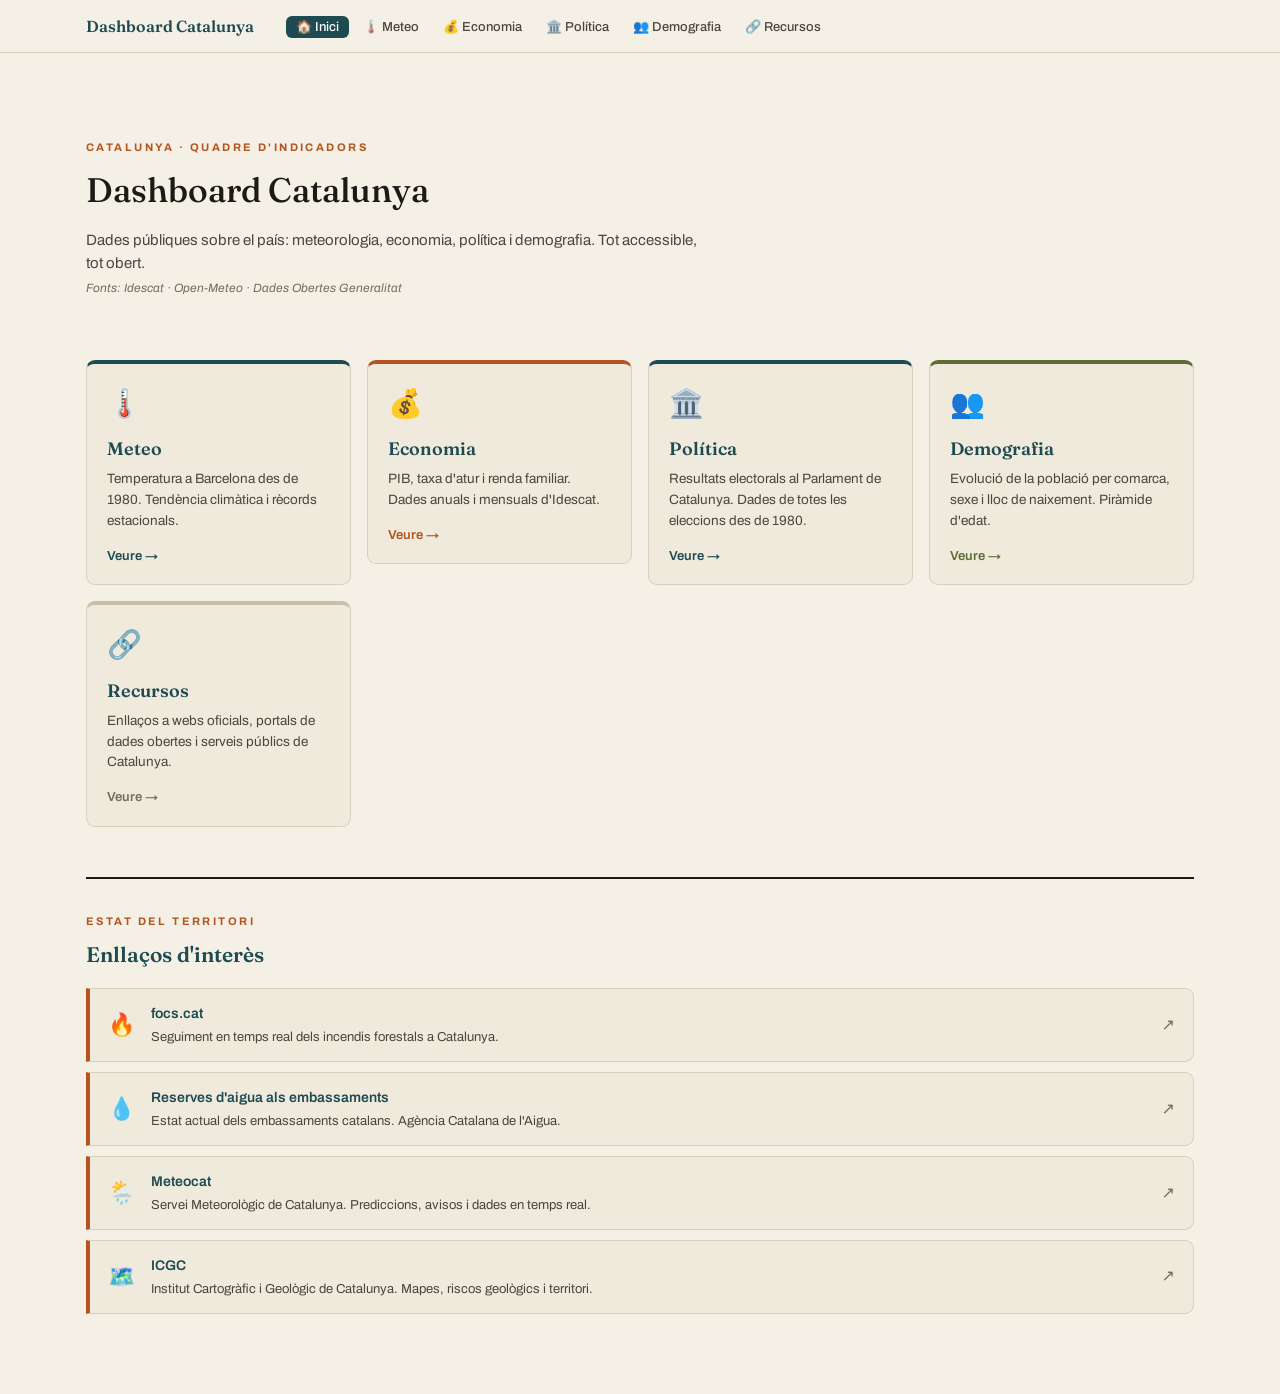
<file: index.html>
<!DOCTYPE html>
<html lang="ca">
<head>
  <meta charset="UTF-8">
  <meta name="viewport" content="width=device-width, initial-scale=1.0">
  <title>Dashboard Catalunya</title>
  <link rel="stylesheet" href="css/tokens.css">
  <link rel="stylesheet" href="css/components.css">
</head>
<body>

<main class="main-content">
  <div class="hero">
    <p class="eyebrow">Catalunya · Quadre d'indicadors</p>
    <h1>Dashboard Catalunya</h1>
    <p class="hero-desc">Dades públiques sobre el país: meteorologia, economia, política i demografia. Tot accessible, tot obert.</p>
    <p class="hero-date">Fonts: Idescat · Open-Meteo · Dades Obertes Generalitat</p>
  </div>

  <div class="cards-grid">
    <a href="meteo.html" style="text-decoration:none;">
      <div class="card accent-teal">
        <div class="card-icon">🌡️</div>
        <h3>Meteo</h3>
        <p>Temperatura a Barcelona des de 1980. Tendència climàtica i rècords estacionals.</p>
        <span class="card-link">Veure →</span>
      </div>
    </a>

    <a href="economia.html" style="text-decoration:none;">
      <div class="card accent-burnt">
        <div class="card-icon">💰</div>
        <h3>Economia</h3>
        <p>PIB, taxa d'atur i renda familiar. Dades anuals i mensuals d'Idescat.</p>
        <span class="card-link" style="color:var(--burnt)">Veure →</span>
      </div>
    </a>

    <a href="politica.html" style="text-decoration:none;">
      <div class="card">
        <div class="card-icon">🏛️</div>
        <h3>Política</h3>
        <p>Resultats electorals al Parlament de Catalunya. Dades de totes les eleccions des de 1980.</p>
        <span class="card-link">Veure →</span>
      </div>
    </a>

    <a href="demografia.html" style="text-decoration:none;">
      <div class="card accent-olive">
        <div class="card-icon">👥</div>
        <h3>Demografia</h3>
        <p>Evolució de la població per comarca, sexe i lloc de naixement. Piràmide d'edat.</p>
        <span class="card-link" style="color:var(--olive)">Veure →</span>
      </div>
    </a>

    <a href="recursos.html" style="text-decoration:none;">
      <div class="card accent-faint">
        <div class="card-icon">🔗</div>
        <h3>Recursos</h3>
        <p>Enllaços a webs oficials, portals de dades obertes i serveis públics de Catalunya.</p>
        <span class="card-link" style="color:var(--ink-faint)">Veure →</span>
      </div>
    </a>
  </div>

  <section class="external-links-section">
    <p class="eyebrow">Estat del territori</p>
    <h2>Enllaços d'interès</h2>
    <div class="ext-links-grid">

      <a href="https://focs.cat" target="_blank" rel="noopener" class="ext-card">
        <span class="ext-icon">🔥</span>
        <div>
          <strong>focs.cat</strong>
          <p>Seguiment en temps real dels incendis forestals a Catalunya.</p>
        </div>
        <span class="ext-arrow">↗</span>
      </a>

      <a href="https://aca.gencat.cat/ca/laigua/estat-del-medi-hidric/recursos-disponibles/estat-de-les-reserves-daigua-als-embassaments/index.html" target="_blank" rel="noopener" class="ext-card">
        <span class="ext-icon">💧</span>
        <div>
          <strong>Reserves d'aigua als embassaments</strong>
          <p>Estat actual dels embassaments catalans. Agència Catalana de l'Aigua.</p>
        </div>
        <span class="ext-arrow">↗</span>
      </a>

      <a href="https://www.meteo.cat" target="_blank" rel="noopener" class="ext-card">
        <span class="ext-icon">🌦️</span>
        <div>
          <strong>Meteocat</strong>
          <p>Servei Meteorològic de Catalunya. Prediccions, avisos i dades en temps real.</p>
        </div>
        <span class="ext-arrow">↗</span>
      </a>

      <a href="https://www.icgc.cat" target="_blank" rel="noopener" class="ext-card">
        <span class="ext-icon">🗺️</span>
        <div>
          <strong>ICGC</strong>
          <p>Institut Cartogràfic i Geològic de Catalunya. Mapes, riscos geològics i territori.</p>
        </div>
        <span class="ext-arrow">↗</span>
      </a>

    </div>
  </section>
</main>

<script src="js/cache.js"></script>
<script src="js/nav.js"></script>
<script>
  renderNav('index');
</script>
</body>
</html>
</file>
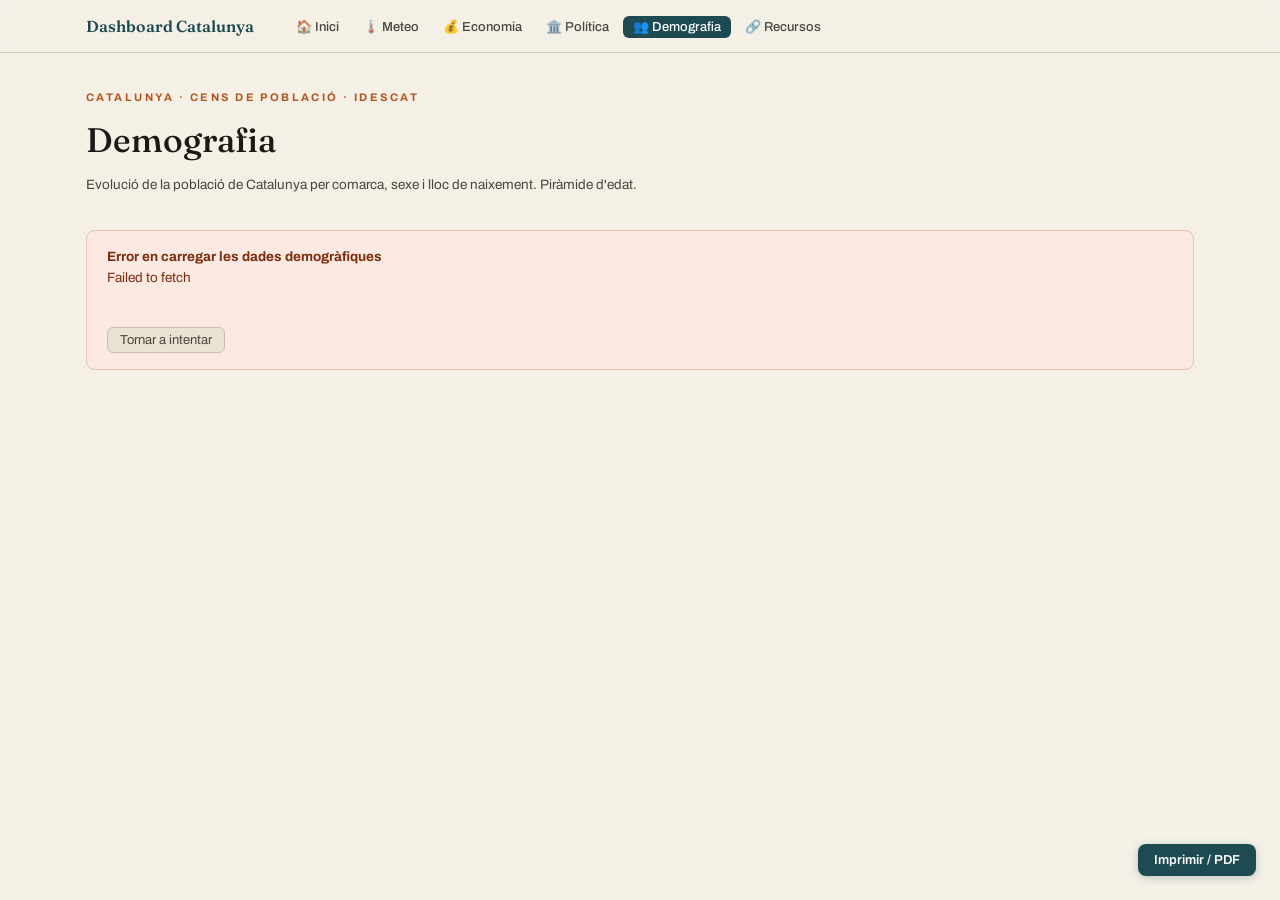
<file: demografia.html>
<!DOCTYPE html>
<html lang="ca">
<head>
  <meta charset="UTF-8">
  <meta name="viewport" content="width=device-width, initial-scale=1.0">
  <title>Demografia — Dashboard Catalunya</title>
  <link rel="stylesheet" href="css/tokens.css">
  <link rel="stylesheet" href="css/components.css">
  <script src="https://cdn.plot.ly/plotly-2.35.2.min.js"></script>
</head>
<body>

<main class="main-content">
  <div class="page-header">
    <p class="eyebrow">Catalunya · Cens de població · Idescat</p>
    <h1 class="page-title">Demografia</h1>
    <p class="page-desc">Evolució de la població de Catalunya per comarca, sexe i lloc de naixement. Piràmide d'edat.</p>
  </div>

  <div id="loading" class="loading-box">
    <div class="spinner"></div>
    <p>Carregant dades demogràfiques…</p>
  </div>
  <div id="error-box" class="error-box" style="display:none;"></div>

  <div id="content" style="display:none;">

    <div class="filter-bar">
      <div class="filter-group">
        <label>Comarca</label>
        <select id="sel-comarca" onchange="applyFilters()"></select>
      </div>
      <button class="btn-refresh" onclick="CACHE.clear('idescat_census');CACHE.clear('idescat_pyramid');location.reload()">↻ Actualitzar dades</button>
    </div>

    <div id="kpi-demo" class="kpi-grid"></div>
    <hr class="divider">

    <div class="section">
      <div class="section-header"><h2>Evolució de la població total</h2></div>
      <div class="chart-wrap">
        <div id="chart-total" style="height:320px;"></div>
        <p class="chart-source">Font: Idescat · Cens de població INE 2021–2025</p>
      </div>
    </div>

    <div class="section">
      <div class="section-header"><h2>Homes i dones</h2></div>
      <div class="chart-wrap">
        <div id="chart-sexe" style="height:320px;"></div>
      </div>
    </div>

    <div class="section">
      <div class="section-header"><h2>Per lloc de naixement</h2></div>
      <div class="chart-wrap">
        <div id="chart-origen" style="height:320px;"></div>
      </div>
    </div>

    <div class="section">
      <div class="section-header"><h2 id="pyramid-title">Piràmide de població per edat i sexe</h2></div>
      <div class="chart-wrap">
        <div id="chart-piramide" style="height:700px;"></div>
        <p class="chart-source">Font: Idescat · Estimació de la població de Catalunya (darrer semestre disponible)</p>
      </div>
    </div>

  </div>
</main>

<button class="btn-print" onclick="window.print()">Imprimir / PDF</button>

<script src="js/cache.js"></script>
<script src="js/nav.js"></script>
<script src="js/charts.js"></script>
<script src="js/api.js"></script>
<script>
renderNav('demografia');

var ALL_ROWS = [];
var COMARCA_LIST = [];

/* ── PARSE CENSUS ── */
function parseCensus(raw) {
  var rows = parseJsonStat(raw);
  rows = rows.filter(function(r) { return r._value !== null; });

  // Normalise column names
  var sample = rows[0] || {};
  var keyMap = {};
  Object.keys(sample).forEach(function(k) {
    var kl = k.toLowerCase();
    if (kl === 'year' || kl === 'any') keyMap[k] = 'any';
    else if (kl === 'com' || kl === 'comarca') keyMap[k] = 'comarca';
    else if (kl === 'sex' || kl === 'sexe') keyMap[k] = 'sexe';
    else if (kl === 'pbirth' || kl === 'nbirth' || kl === 'lloc_naixement') keyMap[k] = 'lloc';
    else if (kl === 'concept' || kl === 'concepte') keyMap[k] = 'concepte';
  });

  return rows.map(function(r) {
    var n = { poblacio: parseFloat(r._value) };
    Object.keys(r).filter(function(k) { return k !== '_value'; }).forEach(function(k) {
      n[keyMap[k] || k] = r[k];
    });
    return n;
  }).filter(function(r) { return !isNaN(r.poblacio); });
}

/* ── FILTER HELPERS ── */
function byYear(data, comarca, sexe, lloc) {
  return data.filter(function(r) {
    return (!comarca || r.comarca === comarca) &&
           (!sexe   || !r.sexe  || r.sexe.toLowerCase()  === sexe.toLowerCase()) &&
           (!lloc   || !r.lloc  || r.lloc.toLowerCase()  === lloc.toLowerCase());
  }).reduce(function(acc, r) {
    var yr = String(r.any || r.YEAR || r.year);
    if (!acc[yr]) acc[yr] = 0;
    acc[yr] += r.poblacio;
    return acc;
  }, {});
}

/* ── RENDER ── */
function applyFilters() {
  if (!ALL_ROWS.length) return;
  var comarca = document.getElementById('sel-comarca').value;
  renderDemo(ALL_ROWS, comarca);
}

function renderDemo(rows, comarca) {
  var totalMap  = byYear(rows, comarca, 'total', 'total');
  var homesMap  = byYear(rows, comarca, 'homes', 'total');
  var donesMap  = byYear(rows, comarca, 'dones', 'total');
  var catMap    = byYear(rows, comarca, 'total', 'Catalunya');
  var espMap    = byYear(rows, comarca, 'total', "resta d'Espanya");
  var estrMap   = byYear(rows, comarca, 'total', 'estranger');

  var years = Object.keys(totalMap).sort();
  if (!years.length) return;

  var latestYr = years[years.length - 1];
  var prevYr   = years[years.length - 2];
  var latest   = totalMap[latestYr] || 0;
  var prev     = totalMap[prevYr]   || 0;
  var delta    = latest - prev;
  var deltaStr = (delta >= 0 ? '+' : '') + Math.round(delta).toLocaleString('ca-ES');

  document.getElementById('kpi-demo').innerHTML =
    kpi('Població total (' + latestYr + ')', Math.round(latest).toLocaleString('ca-ES'), deltaStr, delta >= 0) +
    kpi('Homes (' + latestYr + ')', Math.round(homesMap[latestYr]||0).toLocaleString('ca-ES'), '', null) +
    kpi('Dones (' + latestYr + ')', Math.round(donesMap[latestYr]||0).toLocaleString('ca-ES'), '', null);

  /* Chart 1: Total */
  var tot = years.map(function(y) { return totalMap[y] || 0; });
  plotArea('chart-total', [{
    x: years, y: tot,
    type: 'scatter', mode: 'lines+markers', fill: 'tozeroy',
    line: { color: CHART_PALETTE.teal, width: 2.5 },
    fillcolor: 'rgba(30,74,82,0.12)',
    marker: { size: 5 },
    hovertemplate: '%{x}: %{y:,.0f}<extra></extra>'
  }], {
    xaxis: { gridcolor: '#D6CFBC', linecolor: '#C7BFA8', title: 'Any', tickmode: 'linear', dtick: 1 },
    yaxis: { gridcolor: '#D6CFBC', linecolor: '#C7BFA8', tickformat: ',.0f' }
  });

  /* Chart 2: Sexe */
  plotLine('chart-sexe', [
    { x: years, y: years.map(function(y){return homesMap[y]||0;}), name: 'Homes',
      type: 'scatter', mode: 'lines+markers', line: { color: CHART_PALETTE.blue, width: 2 }, marker: { size: 5 },
      hovertemplate: '%{x}: %{y:,.0f}<extra>Homes</extra>' },
    { x: years, y: years.map(function(y){return donesMap[y]||0;}), name: 'Dones',
      type: 'scatter', mode: 'lines+markers', line: { color: CHART_PALETTE.red, width: 2 }, marker: { size: 5 },
      hovertemplate: '%{x}: %{y:,.0f}<extra>Dones</extra>' }
  ], {
    xaxis: { gridcolor: '#D6CFBC', linecolor: '#C7BFA8', title: 'Any', tickmode: 'linear', dtick: 1 },
    yaxis: { gridcolor: '#D6CFBC', linecolor: '#C7BFA8', tickformat: ',.0f' },
    legend: { orientation: 'h', yanchor: 'bottom', y: 1.02, xanchor: 'right', x: 1 }
  });

  /* Chart 3: Origen */
  plotLine('chart-origen', [
    { x: years, y: years.map(function(y){return catMap[y]||0;}),  name: 'Nats a Catalunya',
      type:'scatter',mode:'lines+markers',line:{color:CHART_PALETTE.olive,width:2},marker:{size:5},
      hovertemplate:'%{x}: %{y:,.0f}<extra>Nats a Catalunya</extra>' },
    { x: years, y: years.map(function(y){return espMap[y]||0;}),  name: "Resta d'Espanya",
      type:'scatter',mode:'lines+markers',line:{color:CHART_PALETTE.orange,width:2},marker:{size:5},
      hovertemplate:'%{x}: %{y:,.0f}<extra>Resta Espanya</extra>' },
    { x: years, y: years.map(function(y){return estrMap[y]||0;}), name: 'Estranger',
      type:'scatter',mode:'lines+markers',line:{color:CHART_PALETTE.purple,width:2},marker:{size:5},
      hovertemplate:'%{x}: %{y:,.0f}<extra>Estranger</extra>' }
  ], {
    xaxis: { gridcolor: '#D6CFBC', linecolor: '#C7BFA8', title: 'Any', tickmode: 'linear', dtick: 1 },
    yaxis: { gridcolor: '#D6CFBC', linecolor: '#C7BFA8', tickformat: ',.0f' },
    legend: { orientation: 'h', yanchor: 'bottom', y: 1.02, xanchor: 'right', x: 1 }
  });
}

function kpi(label, value, delta, positive) {
  var dHtml = '';
  if (delta) {
    var cls = positive === true ? 'pos' : positive === false ? 'neg' : '';
    dHtml = '<div class="kpi-delta ' + cls + '">' + delta + '</div>';
  }
  return '<div class="kpi-card"><div class="kpi-label">' + label + '</div>'
    + '<div class="kpi-value" style="font-size:22px;">' + value + '</div>'
    + dHtml + '</div>';
}

/* ── PYRAMID ── */
function renderPyramid(raw) {
  var rows = parseJsonStat(raw);
  rows = rows.filter(function(r) { return r._value !== null; });

  // Find dimension keys
  var sample = rows[0] || {};
  var semKey = Object.keys(sample).find(function(k) { return /sem/i.test(k); });
  var ageKey = Object.keys(sample).find(function(k) { return /age|edat/i.test(k); });
  var sexKey = Object.keys(sample).find(function(k) { return /sex/i.test(k); });

  if (!semKey || !ageKey || !sexKey) return;

  // Latest semester
  var sems = [...new Set(rows.map(function(r) { return r[semKey]; }))].sort();
  var latest = sems[sems.length - 1];
  document.getElementById('pyramid-title').textContent = 'Piràmide de població — ' + latest;

  rows = rows.filter(function(r) { return r[semKey] === latest; });

  function parseAge(label) {
    if (!label) return -1;
    if (String(label).includes('100')) return 100;
    var m = String(label).match(/\d+/);
    return m ? parseInt(m[0]) : -1;
  }

  var homesRows = rows.filter(function(r) { return r[sexKey] && r[sexKey].toLowerCase() === 'homes' && parseAge(r[ageKey]) >= 0; });
  var donesRows = rows.filter(function(r) { return r[sexKey] && r[sexKey].toLowerCase() === 'dones' && parseAge(r[ageKey]) >= 0; });

  homesRows.sort(function(a,b) { return parseAge(a[ageKey]) - parseAge(b[ageKey]); });
  donesRows.sort(function(a,b) { return parseAge(a[ageKey]) - parseAge(b[ageKey]); });

  var ages  = homesRows.map(function(r) { return r[ageKey]; });
  var homes = homesRows.map(function(r) { return parseFloat(r._value); });
  var dones = donesRows.map(function(r) { return parseFloat(r._value); });

  var maxVal = Math.max(Math.max.apply(null, homes), Math.max.apply(null, dones));
  var tickStep = maxVal > 100000 ? 50000 : maxVal > 20000 ? 20000 : 10000;
  var tickRange = Math.ceil(maxVal * 1.1 / tickStep) * tickStep;
  var tickVals = [];
  for (var v = -tickRange; v <= tickRange; v += tickStep) tickVals.push(v);

  Plotly.newPlot('chart-piramide', [
    {
      y: ages, x: homes.map(function(v) { return -v; }),
      name: 'Homes', type: 'bar', orientation: 'h',
      marker: { color: CHART_PALETTE.blue },
      customdata: homes,
      hovertemplate: '%{customdata:,.0f}<extra>Homes</extra>'
    },
    {
      y: ages, x: dones,
      name: 'Dones', type: 'bar', orientation: 'h',
      marker: { color: CHART_PALETTE.red },
      hovertemplate: '%{x:,.0f}<extra>Dones</extra>'
    }
  ], Object.assign(baseLayout({
    barmode: 'relative',
    height: 700,
    margin: { t: 20, b: 40, l: 70, r: 20 },
    xaxis: {
      gridcolor: '#D6CFBC', linecolor: '#C7BFA8',
      tickvals: tickVals,
      ticktext: tickVals.map(function(v) { return (Math.abs(v)/1000).toFixed(0) + 'k'; }),
      title: 'Població'
    },
    yaxis: {
      gridcolor: '#D6CFBC',
      tickmode: 'array',
      tickvals: ages.filter(function(_,i){ return i % 5 === 0; }),
      title: 'Edat'
    },
    legend: { orientation: 'h', yanchor: 'bottom', y: 1.01, xanchor: 'right', x: 1 },
    bargap: 0.05
  })), { responsive: true, displayModeBar: false });
}

/* ── INIT ── */
async function init() {
  try {
    var [censusRes, pyrRes] = await Promise.all([API.census(), API.pyramid()]);

    ALL_ROWS = parseCensus(censusRes.data);

    var comarques = [...new Set(ALL_ROWS.map(function(r) { return r.comarca; }))].filter(Boolean).sort();
    COMARCA_LIST = comarques;

    var sel = document.getElementById('sel-comarca');
    comarques.forEach(function(c) {
      var opt = document.createElement('option');
      opt.value = c;
      opt.textContent = c;
      if (c === 'Catalunya') opt.selected = true;
      sel.appendChild(opt);
    });

    var comarca = comarques.indexOf('Catalunya') !== -1 ? 'Catalunya' : comarques[0];
    sel.value = comarca;
    renderDemo(ALL_ROWS, comarca);
    renderPyramid(pyrRes.data);

    document.getElementById('loading').style.display = 'none';
    document.getElementById('content').style.display = '';
  } catch(e) {
    document.getElementById('loading').style.display = 'none';
    var eb = document.getElementById('error-box');
    eb.style.display = '';
    eb.innerHTML = '<strong>Error en carregar les dades demogràfiques</strong><br>' + e.message
      + '<br><br><button class="btn-refresh" onclick="CACHE.clear();location.reload()">Tornar a intentar</button>';
  }
}

init();
</script>
</body>
</html>
</file>
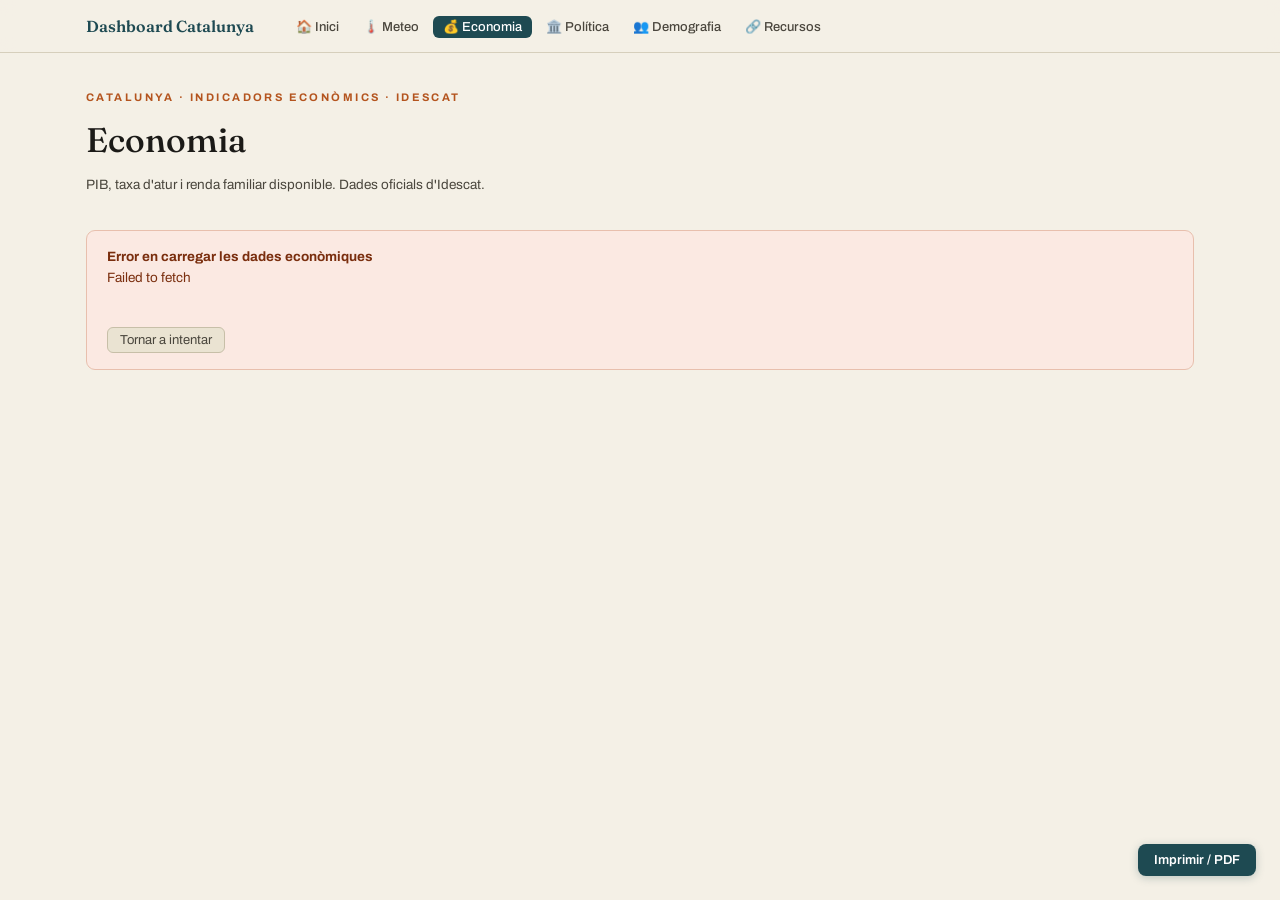
<file: economia.html>
<!DOCTYPE html>
<html lang="ca">
<head>
  <meta charset="UTF-8">
  <meta name="viewport" content="width=device-width, initial-scale=1.0">
  <title>Economia — Dashboard Catalunya</title>
  <link rel="stylesheet" href="css/tokens.css">
  <link rel="stylesheet" href="css/components.css">
  <script src="https://cdn.plot.ly/plotly-2.35.2.min.js"></script>
</head>
<body>

<main class="main-content">
  <div class="page-header">
    <p class="eyebrow">Catalunya · Indicadors econòmics · Idescat</p>
    <h1 class="page-title">Economia</h1>
    <p class="page-desc">PIB, taxa d'atur i renda familiar disponible. Dades oficials d'Idescat.</p>
  </div>

  <div id="loading" class="loading-box">
    <div class="spinner"></div>
    <p>Carregant indicadors econòmics…</p>
  </div>
  <div id="error-box" class="error-box" style="display:none;"></div>

  <div id="content" style="display:none;">

    <div class="section">
      <div class="section-header"><h2>Producte Interior Brut</h2></div>
      <div id="kpi-pib" class="kpi-grid" style="grid-template-columns:repeat(auto-fill,minmax(200px,1fr));"></div>
      <div class="chart-wrap" style="margin-top:12px;">
        <div id="chart-pib" style="height:320px;"></div>
        <p class="chart-source">Font: Idescat · Comptabilitat Regional — Revisió 2024. Dades 2022–2024 provisionals.</p>
      </div>
    </div>

    <div class="section">
      <div class="section-header"><h2>Taxa d'atur</h2></div>
      <div id="kpi-atur" class="kpi-grid" style="grid-template-columns:repeat(auto-fill,minmax(200px,1fr));"></div>
      <div class="chart-wrap" style="margin-top:12px;">
        <div id="chart-atur" style="height:320px;"></div>
        <p class="chart-source">Font: Idescat · Estimació mensual de la població activa de Catalunya.</p>
      </div>
    </div>

    <div class="section">
      <div class="section-header"><h2>Renda familiar disponible bruta per habitant</h2></div>
      <div id="kpi-rfdb" class="kpi-grid" style="grid-template-columns:repeat(auto-fill,minmax(200px,1fr));"></div>
      <div class="chart-wrap" style="margin-top:12px;">
        <div id="chart-rfdb" style="height:300px;"></div>
        <p class="chart-source">Font: Idescat · Renda familiar disponible bruta — Revisió 2024. 2023 provisional.</p>
      </div>
    </div>

  </div>
</main>

<button class="btn-print" onclick="window.print()">Imprimir / PDF</button>

<script src="js/cache.js"></script>
<script src="js/nav.js"></script>
<script src="js/charts.js"></script>
<script src="js/api.js"></script>
<script>
renderNav('economia');

/* ── PIB ── */
async function loadPib() {
  var result = await API.pib();
  var rows = parseJsonStat(result.data);

  // Filter for GDP in million euros (label contains 'milio' or code GDP_ME)
  var pibRows = rows.filter(function(r) {
    var v = Object.values(r).join(' ').toLowerCase();
    return r._value !== null && (v.includes('milion') || v.includes('milio') || v.includes('_me') || v.includes('gdp_me') || v.includes('pib') && !v.includes('hab') && !v.includes('index'));
  });

  // If filter too aggressive, fall back to rows with numeric year keys
  if (pibRows.length < 3) {
    // Try showing all concepts and pick first
    var concepts = [...new Set(rows.map(function(r) {
      var keys = Object.keys(r).filter(function(k) { return k !== '_value'; });
      return r[keys[keys.length - 1]]; // last dimension is usually CONCEPT
    }))];
    var firstConcept = concepts[0];
    pibRows = rows.filter(function(r) {
      var keys = Object.keys(r).filter(function(k) { return k !== '_value'; });
      return r[keys[keys.length - 1]] === firstConcept && r._value !== null;
    });
  }

  // Find year dimension
  var yearKey = Object.keys(rows[0]).find(function(k) { return k !== '_value' && /year|any|YEAR|ANY/i.test(k); }) || 'YEAR';

  pibRows = pibRows.filter(function(r) { return r._value !== null; })
    .sort(function(a,b) { return String(a[yearKey]).localeCompare(String(b[yearKey])); });

  var years  = pibRows.map(function(r) { return String(r[yearKey]); });
  var values = pibRows.map(function(r) { return parseFloat(r._value); });

  if (!years.length) { document.getElementById('chart-pib').innerHTML = '<p style="padding:20px;color:var(--ink-faint)">No s\'han trobat dades de PIB.</p>'; return; }

  var latest = values[values.length - 1];
  var prev   = values[values.length - 2];
  var delta  = latest - prev;
  var pct    = ((delta / prev) * 100).toFixed(1);

  document.getElementById('kpi-pib').innerHTML =
    kpiCard('PIB (' + years[years.length-1] + ')', fmt(latest) + ' M€', pct > 0 ? '+'+pct+'%' : pct+'%', pct > 0) +
    kpiCard('PIB 10 anys enrere', fmt(values[values.length - Math.min(11,values.length)]) + ' M€', '', null);

  plotArea('chart-pib', [{
    x: years, y: values,
    type: 'scatter', mode: 'lines+markers', fill: 'tozeroy',
    line: { color: CHART_PALETTE.teal, width: 2.5 },
    fillcolor: 'rgba(30,74,82,0.12)',
    marker: { size: 5, color: CHART_PALETTE.teal },
    hovertemplate: '%{x}: %{y:,.0f} M€<extra></extra>'
  }], {
    xaxis: { gridcolor: '#D6CFBC', linecolor: '#C7BFA8', title: 'Any' },
    yaxis: { gridcolor: '#D6CFBC', linecolor: '#C7BFA8', title: 'Milions d\'€', tickformat: ',.0f' }
  });
}

/* ── ATUR ── */
async function loadAtur() {
  var result = await API.atur();
  var rows = parseJsonStat(result.data);

  // We want the unemployment rate rows — filter for "atur" or "unemployment"
  var atRows = rows.filter(function(r) {
    var v = Object.values(r).join(' ').toLowerCase();
    return r._value !== null && (v.includes('atur') || v.includes('unemploy') || v.includes('desempl'));
  });

  if (atRows.length < 3) {
    // Show all, pick first concept
    var concepts = [...new Set(rows.map(function(r) {
      var keys = Object.keys(r).filter(function(k) { return k !== '_value'; });
      return r[keys[keys.length - 1]];
    }))];
    atRows = rows.filter(function(r) {
      var keys = Object.keys(r).filter(function(k) { return k !== '_value'; });
      return r[keys[keys.length - 1]] === concepts[0] && r._value !== null;
    });
  }

  var monthKey = Object.keys(rows[0]).find(function(k) {
    return k !== '_value' && /month|mes|MONTH|MES|semester|SEMESTER/i.test(k);
  }) || Object.keys(rows[0])[0];

  atRows = atRows.filter(function(r) { return r._value !== null; })
    .sort(function(a,b) { return String(a[monthKey]).localeCompare(String(b[monthKey])); });

  var months = atRows.map(function(r) { return String(r[monthKey]); });
  var values = atRows.map(function(r) { return parseFloat(r._value); });

  if (!months.length) { document.getElementById('chart-atur').innerHTML = '<p style="padding:20px;color:var(--ink-faint)">No s\'han trobat dades d\'atur.</p>'; return; }

  var latest = values[values.length - 1];
  var prev   = values[values.length - 13] || values[0];
  var delta  = (latest - prev).toFixed(1);

  document.getElementById('kpi-atur').innerHTML =
    kpiCard('Taxa d\'atur (' + months[months.length-1] + ')', latest.toFixed(1) + '%', (delta > 0 ? '+' : '') + delta + ' pp (interanual)', delta <= 0) +
    kpiCard('Màxim històric', Math.max.apply(null, values).toFixed(1) + '%', months[values.indexOf(Math.max.apply(null, values))], null);

  plotLine('chart-atur', [{
    x: months, y: values,
    type: 'scatter', mode: 'lines',
    line: { color: CHART_PALETTE.burnt, width: 2 },
    hovertemplate: '%{x}: %{y:.1f}%<extra></extra>'
  }], {
    xaxis: { gridcolor: '#D6CFBC', linecolor: '#C7BFA8' },
    yaxis: { gridcolor: '#D6CFBC', linecolor: '#C7BFA8', title: 'Taxa d\'atur (%)', ticksuffix: '%' }
  });
}

/* ── RFDB ── */
async function loadRfdb() {
  var result = await API.rfdb();
  var rows = parseJsonStat(result.data);

  // Filter for per-habitant indicator
  var rfRows = rows.filter(function(r) {
    var v = Object.values(r).join(' ').toLowerCase();
    return r._value !== null && (v.includes('hab') || v.includes('per c') || v.includes('inh') || v.includes('capital'));
  });

  if (rfRows.length < 2) {
    rfRows = rows.filter(function(r) { return r._value !== null; });
  }

  var yearKey = Object.keys(rows[0]).find(function(k) {
    return k !== '_value' && /year|any|YEAR|ANY/i.test(k);
  }) || 'YEAR';

  rfRows = rfRows.filter(function(r) { return r._value !== null; })
    .sort(function(a,b) { return String(a[yearKey]).localeCompare(String(b[yearKey])); });

  var years  = rfRows.map(function(r) { return String(r[yearKey]); });
  var values = rfRows.map(function(r) { return parseFloat(r._value); });

  if (!years.length) { document.getElementById('chart-rfdb').innerHTML = '<p style="padding:20px;color:var(--ink-faint)">No s\'han trobat dades de RFDB.</p>'; return; }

  var latest = values[values.length - 1];
  var prev   = values[values.length - 2];
  var delta  = ((latest - prev)/prev * 100).toFixed(1);

  document.getElementById('kpi-rfdb').innerHTML =
    kpiCard('RFDB/hab (' + years[years.length-1] + ')', fmt(latest) + ' €', (delta>0?'+':'')+delta+'%', delta > 0);

  plotBar('chart-rfdb', [{
    x: years, y: values,
    type: 'bar',
    marker: { color: values.map(function(v, i) {
      return i === values.length - 1 ? CHART_PALETTE.olive : 'rgba(92,110,56,0.55)';
    })},
    hovertemplate: '%{x}: %{y:,.0f} €<extra></extra>'
  }], {
    xaxis: { gridcolor: '#D6CFBC', linecolor: '#C7BFA8', title: 'Any' },
    yaxis: { gridcolor: '#D6CFBC', linecolor: '#C7BFA8', title: 'Euros per habitant', tickformat: ',.0f' }
  });
}

/* ── UTILS ── */
function fmt(n) { return Math.round(n).toLocaleString('ca-ES'); }

function kpiCard(label, value, delta, positive) {
  var deltaHtml = '';
  if (delta) {
    var cls = positive === true ? 'pos' : positive === false ? 'neg' : '';
    deltaHtml = '<div class="kpi-delta ' + cls + '">' + delta + '</div>';
  }
  return '<div class="kpi-card"><div class="kpi-label">' + label + '</div>'
    + '<div class="kpi-value" style="font-size:22px;">' + value + '</div>'
    + deltaHtml + '</div>';
}

/* ── INIT ── */
async function init() {
  try {
    await Promise.all([loadPib(), loadAtur(), loadRfdb()]);
    document.getElementById('loading').style.display = 'none';
    document.getElementById('content').style.display = '';
  } catch(e) {
    document.getElementById('loading').style.display = 'none';
    var eb = document.getElementById('error-box');
    eb.style.display = '';
    eb.innerHTML = '<strong>Error en carregar les dades econòmiques</strong><br>' + e.message
      + '<br><br><button class="btn-refresh" onclick="CACHE.clear();location.reload()">Tornar a intentar</button>';
  }
}

init();
</script>
</body>
</html>
</file>
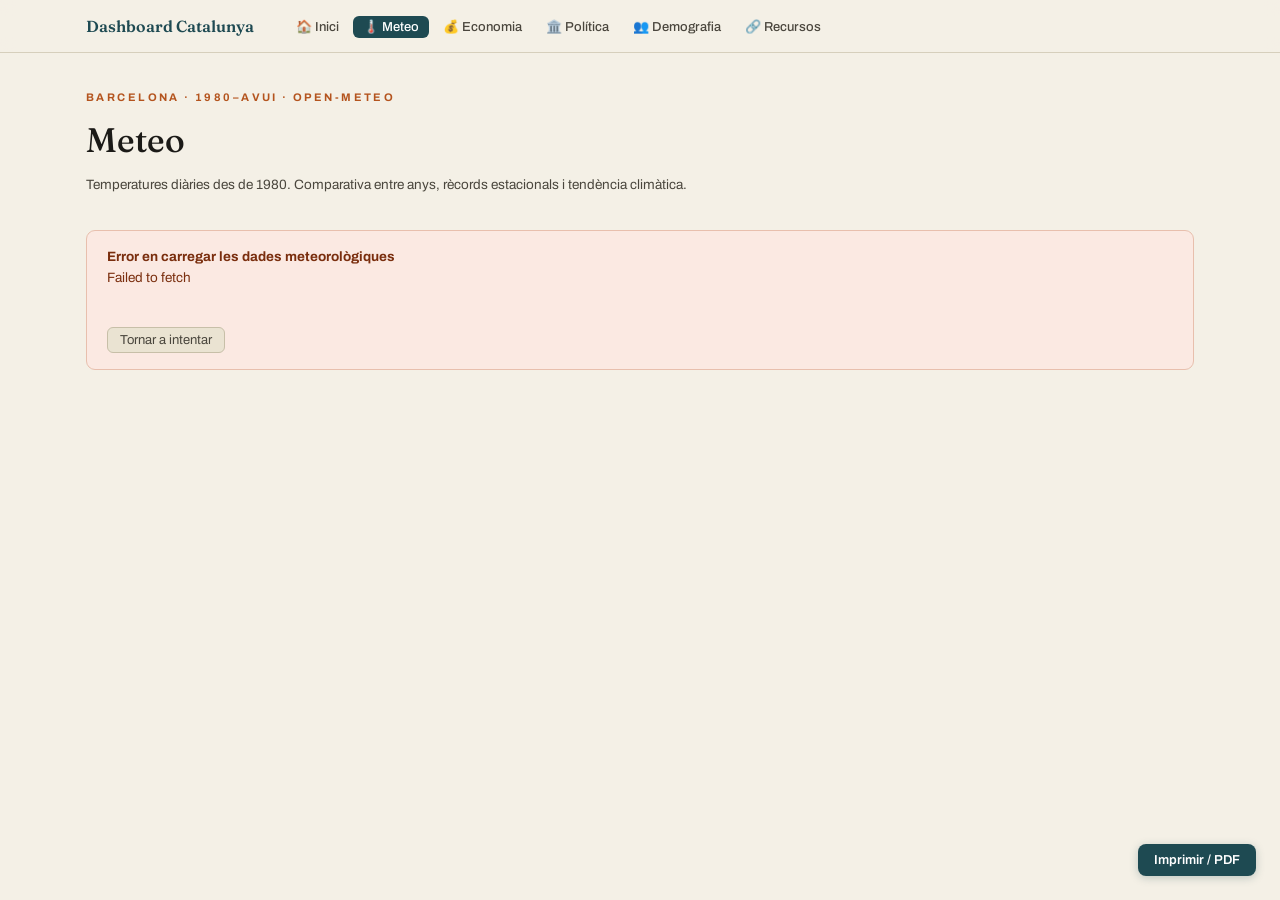
<file: meteo.html>
<!DOCTYPE html>
<html lang="ca">
<head>
  <meta charset="UTF-8">
  <meta name="viewport" content="width=device-width, initial-scale=1.0">
  <title>Meteo — Dashboard Catalunya</title>
  <link rel="stylesheet" href="css/tokens.css">
  <link rel="stylesheet" href="css/components.css">
  <script src="https://cdn.plot.ly/plotly-2.35.2.min.js"></script>
</head>
<body>

<main class="main-content">
  <div class="page-header">
    <p class="eyebrow">Barcelona · 1980–avui · Open-Meteo</p>
    <h1 class="page-title">Meteo</h1>
    <p class="page-desc">Temperatures diàries des de 1980. Comparativa entre anys, rècords estacionals i tendència climàtica.</p>
  </div>

  <div id="loading" class="loading-box">
    <div class="spinner"></div>
    <p>Carregant dades meteorològiques…</p>
    <p style="font-size:12px;margin-top:6px;color:var(--ink-faint)">Primera càrrega: ~5 s · Càrregues posteriors: instantànies (caché 24h)</p>
  </div>
  <div id="error-box" class="error-box" style="display:none;"></div>

  <div id="content" style="display:none;">

    <div class="section">
      <div class="section-header"><h2>Rècords estacionals</h2></div>
      <div id="kpi-seasons" class="kpi-grid"></div>
    </div>

    <div class="section">
      <div class="section-header"><h2>Temperatura màxima diària per anys</h2></div>
      <div class="chart-wrap">
        <div id="chart-daily" style="height:380px;"></div>
        <p class="chart-source">Font: Open-Meteo Archive API · Barcelona (41.39°N, 2.16°E)</p>
      </div>
    </div>

    <div class="section">
      <div class="section-header"><h2>Temperatura mínima diària per anys</h2></div>
      <div class="chart-wrap">
        <div id="chart-daily-min" style="height:380px;"></div>
        <p class="chart-source">Font: Open-Meteo Archive API · Barcelona (41.39°N, 2.16°E)</p>
      </div>
    </div>

    <div class="section">
      <div class="section-header"><h2>Tendència climàtica anual</h2></div>
      <div class="chart-wrap">
        <div id="chart-trend" style="height:340px;"></div>
        <p class="chart-source">Temperatura mitjana anual. La línia discontinua és la regressió lineal (1980–any anterior).</p>
      </div>
    </div>

  </div>
</main>

<button class="btn-print" onclick="window.print()">Imprimir / PDF</button>

<script src="js/cache.js"></script>
<script src="js/nav.js"></script>
<script src="js/charts.js"></script>
<script src="js/api.js"></script>
<script>
renderNav('meteo');

var SEASONS = {
  'Hivern':    { months: [12,1,2],  emoji: '❄️',  color: '#4C78A8' },
  'Primavera': { months: [3,4,5],   emoji: '🌸',  color: '#5C6E38' },
  'Estiu':     { months: [6,7,8],   emoji: '☀️',  color: '#B4541E' },
  'Tardor':    { months: [9,10,11], emoji: '🍂',  color: '#8B6914' }
};

function getSeason(month) {
  for (var name in SEASONS) {
    if (SEASONS[name].months.indexOf(month) !== -1) return name;
  }
  return 'Hivern';
}

function processMeteo(raw) {
  var today = new Date().toISOString().split('T')[0];
  return raw.daily.time.reduce(function(acc, d, i) {
    if (d > today) return acc;
    var tMax = raw.daily.temperature_2m_max[i];
    var tMin = raw.daily.temperature_2m_min[i];
    var tMea = raw.daily.temperature_2m_mean[i];
    if (tMea === null && tMax === null) return acc;
    acc.push({
      date: d,
      year: parseInt(d.substring(0, 4)),
      month: parseInt(d.substring(5, 7)),
      tempMax: tMax,
      tempMin: tMin,
      tempMean: tMea
    });
    return acc;
  }, []);
}

function renderSeasonKPIs(daily) {
  var html = '';
  Object.keys(SEASONS).forEach(function(name) {
    var info = SEASONS[name];
    var data = daily.filter(function(d) {
      return info.months.indexOf(d.month) !== -1 && d.tempMax !== null && d.tempMin !== null;
    });
    if (!data.length) return;
    var maxRec = data.reduce(function(b, d) { return d.tempMax > b.tempMax ? d : b; }, data[0]);
    var minRec = data.reduce(function(b, d) { return d.tempMin < b.tempMin ? d : b; }, data[0]);

    html += '<div class="kpi-card">';
    html += '<div class="kpi-label">' + info.emoji + ' ' + name + '</div>';
    html += '<div style="display:flex;gap:16px;margin-top:6px;">';
    html += '<div><div class="kpi-value" style="font-size:22px;color:var(--burnt)">' + maxRec.tempMax.toFixed(1) + '°</div>';
    html += '<div class="kpi-sub">Màx · ' + maxRec.date + '</div></div>';
    html += '<div><div class="kpi-value" style="font-size:22px;color:var(--teal)">' + minRec.tempMin.toFixed(1) + '°</div>';
    html += '<div class="kpi-sub">Mín · ' + minRec.date + '</div></div>';
    html += '</div></div>';
  });
  document.getElementById('kpi-seasons').innerHTML = html;
}

function renderYearChart(daily) {
  var currentYear = daily.reduce(function(m, d) { return Math.max(m, d.year); }, 0);
  var years = [currentYear, currentYear-1, currentYear-5, currentYear-10, currentYear-20, currentYear-40];
  var colors = ['#B4541E','#1E4A52','#5C6E38','#4C78A8','#B279A2','#736D5E'];

  var traces = years.map(function(yr, i) {
    var ydata = daily.filter(function(d) { return d.year === yr && d.tempMax !== null; });
    return {
      x: ydata.map(function(d) { return '2000-' + d.date.substring(5); }),
      y: ydata.map(function(d) { return d.tempMax; }),
      customdata: ydata.map(function(d) { return d.date; }),
      name: String(yr),
      type: 'scatter',
      mode: 'lines',
      line: { color: colors[i], width: i === 0 ? 2.5 : 1.5, smoothing: 0.5 },
      hovertemplate: '%{y:.1f}°C — %{customdata}<extra>' + yr + '</extra>'
    };
  });

  plotLine('chart-daily', traces, {
    xaxis: {
      gridcolor: '#D6CFBC', linecolor: '#C7BFA8',
      tickformat: '%b',
      dtick: 'M1',
      title: ''
    },
    yaxis: {
      gridcolor: '#D6CFBC', linecolor: '#C7BFA8',
      title: 'Temperatura màxima (°C)'
    },
    legend: { orientation: 'h', yanchor: 'bottom', y: 1.02, xanchor: 'right', x: 1 }
  });
}

function renderYearChartMin(daily) {
  var currentYear = daily.reduce(function(m, d) { return Math.max(m, d.year); }, 0);
  var years = [currentYear, currentYear-1, currentYear-5, currentYear-10, currentYear-20, currentYear-40];
  var colors = ['#B4541E','#1E4A52','#5C6E38','#4C78A8','#B279A2','#736D5E'];

  var traces = years.map(function(yr, i) {
    var ydata = daily.filter(function(d) { return d.year === yr && d.tempMin !== null; });
    return {
      x: ydata.map(function(d) { return '2000-' + d.date.substring(5); }),
      y: ydata.map(function(d) { return d.tempMin; }),
      customdata: ydata.map(function(d) { return d.date; }),
      name: String(yr),
      type: 'scatter',
      mode: 'lines',
      line: { color: colors[i], width: i === 0 ? 2.5 : 1.5, smoothing: 0.5 },
      hovertemplate: '%{y:.1f}°C — %{customdata}<extra>' + yr + '</extra>'
    };
  });

  plotLine('chart-daily-min', traces, {
    xaxis: {
      gridcolor: '#D6CFBC', linecolor: '#C7BFA8',
      tickformat: '%b',
      dtick: 'M1',
      title: ''
    },
    yaxis: {
      gridcolor: '#D6CFBC', linecolor: '#C7BFA8',
      title: 'Temperatura mínima (°C)'
    },
    legend: { orientation: 'h', yanchor: 'bottom', y: 1.02, xanchor: 'right', x: 1 }
  });
}

function renderTrendChart(daily) {
  var prevYear = new Date().getFullYear() - 1;
  var byYear = {};
  daily.forEach(function(d) {
    if (d.tempMean !== null && d.year <= prevYear) {
      if (!byYear[d.year]) byYear[d.year] = [];
      byYear[d.year].push(d.tempMean);
    }
  });

  var annual = Object.keys(byYear).map(function(yr) {
    var temps = byYear[yr];
    return { year: parseInt(yr), mean: temps.reduce(function(a,b){return a+b;},0) / temps.length };
  }).sort(function(a,b) { return a.year - b.year; });

  var xs = annual.map(function(d) { return d.year; });
  var ys = annual.map(function(d) { return d.mean; });
  var reg = linearRegression(xs, ys);

  var traces = [
    {
      x: xs, y: ys,
      name: 'Temperatura mitjana',
      type: 'scatter', mode: 'lines+markers',
      line: { color: CHART_PALETTE.blue, width: 2 },
      marker: { size: 4, color: CHART_PALETTE.blue },
      hovertemplate: '%{y:.2f}°C<extra>Mitjana anual</extra>'
    },
    {
      x: xs, y: xs.map(function(x) { return reg.predict(x); }),
      name: 'Tendència lineal',
      type: 'scatter', mode: 'lines',
      line: { color: CHART_PALETTE.burnt, dash: 'dash', width: 2 },
      hovertemplate: '%{y:.2f}°C<extra>Tendència</extra>'
    }
  ];

  var slopeStr = (reg.slope * 10).toFixed(2);
  plotLine('chart-trend', traces, {
    xaxis: { gridcolor: '#D6CFBC', linecolor: '#C7BFA8', title: 'Any' },
    yaxis: { gridcolor: '#D6CFBC', linecolor: '#C7BFA8', title: 'Temperatura (°C)' },
    annotations: [{
      xref: 'paper', yref: 'paper', x: 0.01, y: 0.97, xanchor: 'left',
      text: '+' + slopeStr + '°C per dècada',
      font: { size: 12, color: CHART_PALETTE.burnt },
      showarrow: false,
      bgcolor: 'rgba(244,240,230,0.85)',
      borderpad: 4
    }]
  });
}

async function init() {
  try {
    var result = await API.meteo();
    var daily = processMeteo(result.data);

    renderSeasonKPIs(daily);
    renderYearChart(daily);
    renderYearChartMin(daily);
    renderTrendChart(daily);

    document.getElementById('loading').style.display = 'none';
    document.getElementById('content').style.display  = '';

    if (result.fromCache) {
      var note = document.createElement('p');
      note.style.cssText = 'font-size:11px;color:var(--ink-faint);margin-bottom:12px;';
      note.textContent = '✓ Dades de la caché local (s\'actualitzen cada 24h)';
      document.getElementById('content').prepend(note);
    }
  } catch(e) {
    document.getElementById('loading').style.display = 'none';
    var eb = document.getElementById('error-box');
    eb.style.display = '';
    eb.innerHTML = '<strong>Error en carregar les dades meteorològiques</strong><br>' + e.message
      + '<br><br><button class="btn-refresh" onclick="CACHE.clear(\'meteo_bcn\');location.reload()">Tornar a intentar</button>';
  }
}

init();
</script>
</body>
</html>
</file>
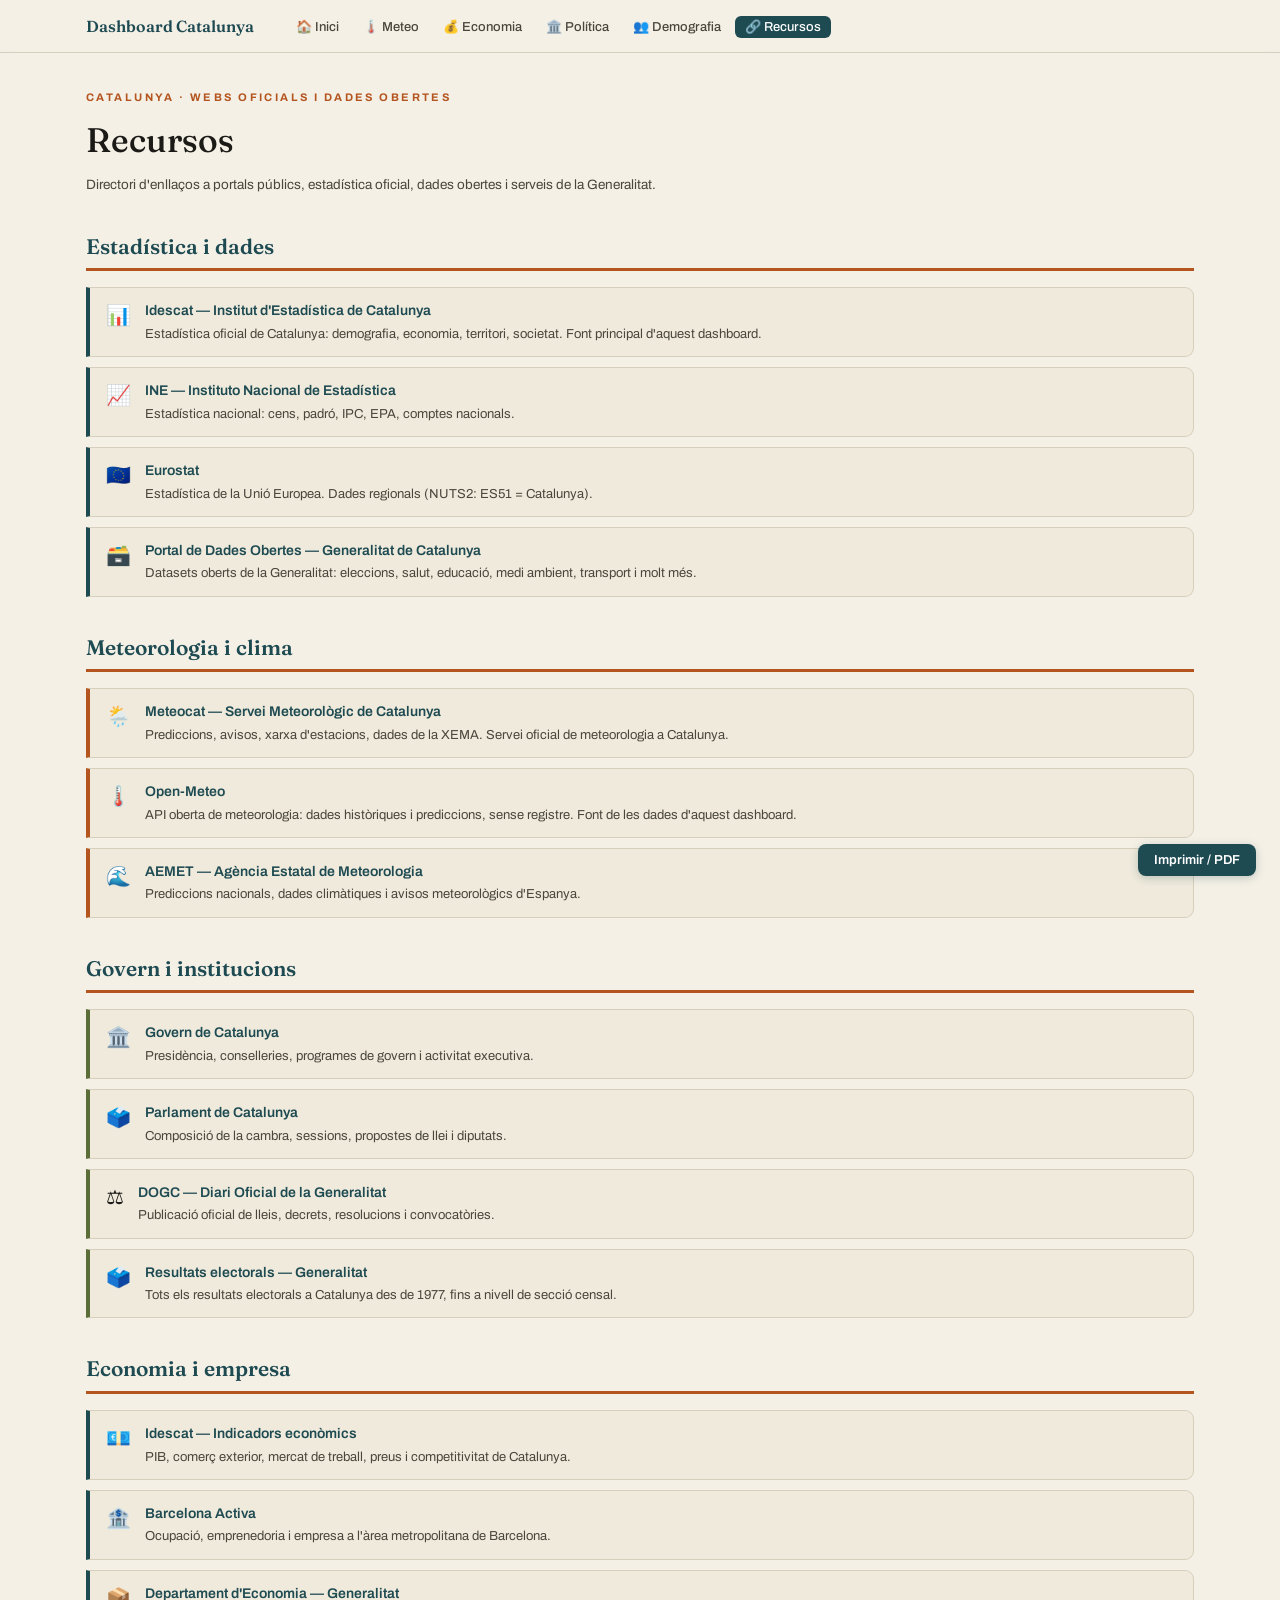
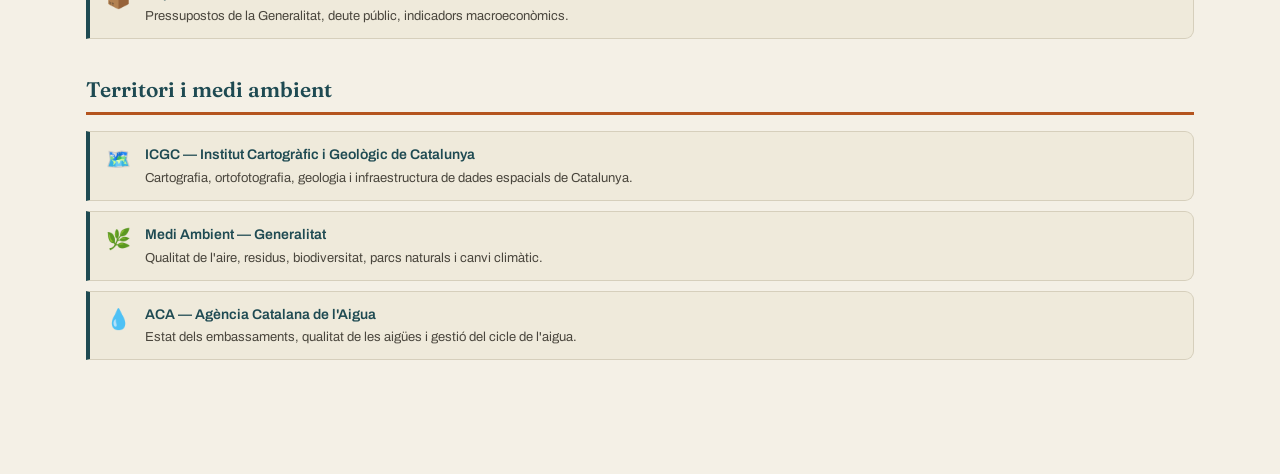
<file: recursos.html>
<!DOCTYPE html>
<html lang="ca">
<head>
  <meta charset="UTF-8">
  <meta name="viewport" content="width=device-width, initial-scale=1.0">
  <title>Recursos — Dashboard Catalunya</title>
  <link rel="stylesheet" href="css/tokens.css">
  <link rel="stylesheet" href="css/components.css">
</head>
<body>

<main class="main-content">
  <div class="page-header">
    <p class="eyebrow">Catalunya · Webs oficials i dades obertes</p>
    <h1 class="page-title">Recursos</h1>
    <p class="page-desc">Directori d'enllaços a portals públics, estadística oficial, dades obertes i serveis de la Generalitat.</p>
  </div>

  <!-- ESTADÍSTICA -->
  <div class="resources-category">
    <h2>Estadística i dades</h2>
    <div class="resource-list">
      <div class="resource-item">
        <span class="resource-icon">📊</span>
        <div class="resource-body">
          <div class="resource-title"><a href="https://www.idescat.cat" target="_blank" rel="noopener">Idescat — Institut d'Estadística de Catalunya</a></div>
          <div class="resource-desc">Estadística oficial de Catalunya: demografia, economia, territori, societat. Font principal d'aquest dashboard.</div>
        </div>
      </div>
      <div class="resource-item">
        <span class="resource-icon">📈</span>
        <div class="resource-body">
          <div class="resource-title"><a href="https://www.ine.es" target="_blank" rel="noopener">INE — Instituto Nacional de Estadística</a></div>
          <div class="resource-desc">Estadística nacional: cens, padró, IPC, EPA, comptes nacionals.</div>
        </div>
      </div>
      <div class="resource-item">
        <span class="resource-icon">🇪🇺</span>
        <div class="resource-body">
          <div class="resource-title"><a href="https://ec.europa.eu/eurostat" target="_blank" rel="noopener">Eurostat</a></div>
          <div class="resource-desc">Estadística de la Unió Europea. Dades regionals (NUTS2: ES51 = Catalunya).</div>
        </div>
      </div>
      <div class="resource-item">
        <span class="resource-icon">🗃️</span>
        <div class="resource-body">
          <div class="resource-title"><a href="https://analisi.transparenciacatalunya.cat" target="_blank" rel="noopener">Portal de Dades Obertes — Generalitat de Catalunya</a></div>
          <div class="resource-desc">Datasets oberts de la Generalitat: eleccions, salut, educació, medi ambient, transport i molt més.</div>
        </div>
      </div>
    </div>
  </div>

  <!-- METEOROLOGIA -->
  <div class="resources-category">
    <h2>Meteorologia i clima</h2>
    <div class="resource-list">
      <div class="resource-item burnt">
        <span class="resource-icon">🌦️</span>
        <div class="resource-body">
          <div class="resource-title"><a href="https://www.meteocat.cat" target="_blank" rel="noopener">Meteocat — Servei Meteorològic de Catalunya</a></div>
          <div class="resource-desc">Prediccions, avisos, xarxa d'estacions, dades de la XEMA. Servei oficial de meteorologia a Catalunya.</div>
        </div>
      </div>
      <div class="resource-item burnt">
        <span class="resource-icon">🌡️</span>
        <div class="resource-body">
          <div class="resource-title"><a href="https://open-meteo.com" target="_blank" rel="noopener">Open-Meteo</a></div>
          <div class="resource-desc">API oberta de meteorologia: dades històriques i prediccions, sense registre. Font de les dades d'aquest dashboard.</div>
        </div>
      </div>
      <div class="resource-item burnt">
        <span class="resource-icon">🌊</span>
        <div class="resource-body">
          <div class="resource-title"><a href="https://www.aemet.es" target="_blank" rel="noopener">AEMET — Agència Estatal de Meteorologia</a></div>
          <div class="resource-desc">Prediccions nacionals, dades climàtiques i avisos meteorològics d'Espanya.</div>
        </div>
      </div>
    </div>
  </div>

  <!-- GOVERN -->
  <div class="resources-category">
    <h2>Govern i institucions</h2>
    <div class="resource-list">
      <div class="resource-item olive">
        <span class="resource-icon">🏛️</span>
        <div class="resource-body">
          <div class="resource-title"><a href="https://govern.cat" target="_blank" rel="noopener">Govern de Catalunya</a></div>
          <div class="resource-desc">Presidència, conselleries, programes de govern i activitat executiva.</div>
        </div>
      </div>
      <div class="resource-item olive">
        <span class="resource-icon">🗳️</span>
        <div class="resource-body">
          <div class="resource-title"><a href="https://www.parlament.cat" target="_blank" rel="noopener">Parlament de Catalunya</a></div>
          <div class="resource-desc">Composició de la cambra, sessions, propostes de llei i diputats.</div>
        </div>
      </div>
      <div class="resource-item olive">
        <span class="resource-icon">⚖️</span>
        <div class="resource-body">
          <div class="resource-title"><a href="https://dogc.gencat.cat" target="_blank" rel="noopener">DOGC — Diari Oficial de la Generalitat</a></div>
          <div class="resource-desc">Publicació oficial de lleis, decrets, resolucions i convocatòries.</div>
        </div>
      </div>
      <div class="resource-item olive">
        <span class="resource-icon">🗳️</span>
        <div class="resource-body">
          <div class="resource-title"><a href="https://resultats.dadeselectorals.gencat.cat" target="_blank" rel="noopener">Resultats electorals — Generalitat</a></div>
          <div class="resource-desc">Tots els resultats electorals a Catalunya des de 1977, fins a nivell de secció censal.</div>
        </div>
      </div>
    </div>
  </div>

  <!-- ECONOMIA -->
  <div class="resources-category">
    <h2>Economia i empresa</h2>
    <div class="resource-list">
      <div class="resource-item">
        <span class="resource-icon">💶</span>
        <div class="resource-body">
          <div class="resource-title"><a href="https://www.idescat.cat/economia/" target="_blank" rel="noopener">Idescat — Indicadors econòmics</a></div>
          <div class="resource-desc">PIB, comerç exterior, mercat de treball, preus i competitivitat de Catalunya.</div>
        </div>
      </div>
      <div class="resource-item">
        <span class="resource-icon">🏦</span>
        <div class="resource-body">
          <div class="resource-title"><a href="https://www.barcelonactiva.cat" target="_blank" rel="noopener">Barcelona Activa</a></div>
          <div class="resource-desc">Ocupació, emprenedoria i empresa a l'àrea metropolitana de Barcelona.</div>
        </div>
      </div>
      <div class="resource-item">
        <span class="resource-icon">📦</span>
        <div class="resource-body">
          <div class="resource-title"><a href="https://www.gencat.cat/economia" target="_blank" rel="noopener">Departament d'Economia — Generalitat</a></div>
          <div class="resource-desc">Pressupostos de la Generalitat, deute públic, indicadors macroeconòmics.</div>
        </div>
      </div>
    </div>
  </div>

  <!-- TERRITORI -->
  <div class="resources-category">
    <h2>Territori i medi ambient</h2>
    <div class="resource-list">
      <div class="resource-item">
        <span class="resource-icon">🗺️</span>
        <div class="resource-body">
          <div class="resource-title"><a href="https://www.icgc.cat" target="_blank" rel="noopener">ICGC — Institut Cartogràfic i Geològic de Catalunya</a></div>
          <div class="resource-desc">Cartografia, ortofotografia, geologia i infraestructura de dades espacials de Catalunya.</div>
        </div>
      </div>
      <div class="resource-item">
        <span class="resource-icon">🌿</span>
        <div class="resource-body">
          <div class="resource-title"><a href="https://mediambient.gencat.cat" target="_blank" rel="noopener">Medi Ambient — Generalitat</a></div>
          <div class="resource-desc">Qualitat de l'aire, residus, biodiversitat, parcs naturals i canvi climàtic.</div>
        </div>
      </div>
      <div class="resource-item">
        <span class="resource-icon">💧</span>
        <div class="resource-body">
          <div class="resource-title"><a href="https://aca.gencat.cat" target="_blank" rel="noopener">ACA — Agència Catalana de l'Aigua</a></div>
          <div class="resource-desc">Estat dels embassaments, qualitat de les aigües i gestió del cicle de l'aigua.</div>
        </div>
      </div>
    </div>
  </div>

</main>

<button class="btn-print" onclick="window.print()">Imprimir / PDF</button>

<script src="js/cache.js"></script>
<script src="js/nav.js"></script>
<script>
renderNav('recursos');
</script>
</body>
</html>
</file>
<file: css/tokens.css>
@import url('https://fonts.googleapis.com/css2?family=Fraunces:ital,opsz,wght@0,9..144,400;0,9..144,500;0,9..144,600;1,9..144,400&family=Archivo:wght@400;500;600;700&display=swap');

*, *::before, *::after { box-sizing: border-box; margin: 0; padding: 0; }

:root {
  --paper:   #F4F0E6;
  --paper-2: #EFEADB;
  --paper-3: #EAE3D2;
  --ink:       #1B1A17;
  --ink-soft:  #4A463D;
  --ink-faint: #736D5E;
  --teal:  #1E4A52;
  --burnt: #B4541E;
  --olive: #5C6E38;
  --line:   #D6CFBC;
  --line-2: #C7BFA8;
  --font-heading: 'Fraunces', Georgia, serif;
  --font-body: 'Archivo', system-ui, sans-serif;
}

html { scroll-behavior: smooth; }

body {
  background: var(--paper);
  color: var(--ink);
  font-family: var(--font-body);
  font-size: 14.5px;
  line-height: 1.55;
  min-height: 100vh;
}

h1, h2, h3 { font-family: var(--font-heading); }

h1 { font-size: clamp(24px, 3.4vw, 34px); font-weight: 500; }
h2 { font-size: 21px; font-weight: 600; }
h3 { font-size: 18px; font-weight: 600; }

a { color: var(--teal); text-decoration: none; }
a:hover { text-decoration: underline; }

p { color: var(--ink-soft); }

@media print {
  .site-header, .btn-print, .sidebar-filters { display: none !important; }
  body { background: #fff; }
  .card { break-inside: avoid; }
}
</file>
<file: css/components.css>
/* ── HEADER / NAV ── */
.site-header {
  position: sticky;
  top: 0;
  z-index: 20;
  background: rgba(244, 240, 230, 0.94);
  backdrop-filter: blur(8px);
  border-bottom: 1px solid var(--line);
}
.nav-container {
  max-width: 1180px;
  margin: 0 auto;
  padding: 0 36px;
  height: 52px;
  display: flex;
  align-items: center;
  gap: 32px;
}
.nav-brand {
  font-family: var(--font-heading);
  font-size: 16px;
  font-weight: 600;
  color: var(--teal);
  white-space: nowrap;
}
.nav-links {
  display: flex;
  list-style: none;
  gap: 4px;
  flex-wrap: wrap;
}
.nav-link {
  font-size: 13px;
  font-weight: 500;
  color: var(--ink-soft);
  padding: 4px 10px;
  border-radius: 6px;
  transition: background 0.15s, color 0.15s;
}
.nav-link:hover { background: var(--paper-3); color: var(--ink); text-decoration: none; }
.nav-link.active { background: var(--teal); color: #fff; }

/* ── LAYOUT ── */
.main-content {
  max-width: 1180px;
  margin: 0 auto;
  padding: 36px 36px 80px;
}

/* ── PAGE HEADER ── */
.page-header { margin-bottom: 34px; }
.eyebrow {
  font-family: var(--font-body);
  font-size: 11px;
  font-weight: 700;
  text-transform: uppercase;
  letter-spacing: 0.22em;
  color: var(--burnt);
  margin-bottom: 8px;
}
.page-title { margin-bottom: 8px; }
.page-desc { font-size: 13.5px; color: var(--ink-soft); max-width: 680px; }

/* ── SECTION ── */
.section {
  margin-top: 38px;
}
.section-header {
  border-bottom: 3px solid var(--teal);
  padding-bottom: 8px;
  margin-bottom: 20px;
}
.section-header h2 { color: var(--teal); }

/* ── CARDS ── */
.cards-grid {
  display: grid;
  grid-template-columns: repeat(auto-fill, minmax(260px, 1fr));
  gap: 16px;
  margin-top: 28px;
}
.card {
  background: var(--paper-2);
  border: 1px solid var(--line);
  border-top: 4px solid var(--teal);
  border-radius: 9px;
  padding: 18px 20px;
}
.card.accent-burnt { border-top-color: var(--burnt); }
.card.accent-olive { border-top-color: var(--olive); }
.card.accent-faint { border-top-color: var(--line-2); }
.card-icon { font-size: 28px; margin-bottom: 10px; }
.card h3 { margin-bottom: 6px; }
.card p { font-size: 13.5px; }
.card-link {
  display: inline-block;
  margin-top: 14px;
  font-size: 13px;
  font-weight: 600;
  color: var(--teal);
}

/* ── KPI GRID ── */
.kpi-grid {
  display: grid;
  grid-template-columns: repeat(auto-fill, minmax(180px, 1fr));
  gap: 12px;
  margin-bottom: 28px;
}
.kpi-card {
  background: var(--paper-2);
  border: 1px solid var(--line);
  border-radius: 9px;
  padding: 14px 16px;
}
.kpi-label {
  font-size: 11px;
  font-weight: 700;
  text-transform: uppercase;
  letter-spacing: 0.12em;
  color: var(--ink-faint);
  margin-bottom: 4px;
}
.kpi-value {
  font-family: var(--font-heading);
  font-size: 26px;
  font-weight: 600;
  color: var(--ink);
  line-height: 1.1;
}
.kpi-delta {
  font-size: 12px;
  font-weight: 600;
  margin-top: 2px;
}
.kpi-delta.pos { color: var(--olive); }
.kpi-delta.neg { color: var(--burnt); }
.kpi-sub {
  font-size: 11px;
  color: var(--ink-faint);
  margin-top: 2px;
}

/* ── TAGS ── */
.tag {
  display: inline-block;
  font-size: 10px;
  font-weight: 700;
  text-transform: uppercase;
  letter-spacing: 0.1em;
  padding: 2px 7px;
  border-radius: 4px;
  background: var(--paper-3);
  color: var(--ink-faint);
}
.tag.complet   { background: #D7E2E0; color: var(--teal); }
.tag.esborrany { background: #E2E5D1; color: var(--olive); }

/* ── CHARTS ── */
.chart-wrap {
  background: var(--paper-2);
  border: 1px solid var(--line);
  border-radius: 9px;
  padding: 20px;
  margin-bottom: 16px;
  overflow-x: auto;
}
.chart-title {
  font-family: var(--font-heading);
  font-size: 16px;
  font-weight: 600;
  color: var(--ink);
  margin-bottom: 14px;
}
.chart-source {
  font-size: 11px;
  color: var(--ink-faint);
  margin-top: 8px;
}

/* ── LOADING / ERROR ── */
.loading-box {
  text-align: center;
  padding: 48px 20px;
  color: var(--ink-faint);
}
.spinner {
  width: 36px;
  height: 36px;
  border: 3px solid var(--line-2);
  border-top-color: var(--teal);
  border-radius: 50%;
  animation: spin 0.8s linear infinite;
  margin: 0 auto 14px;
}
@keyframes spin { to { transform: rotate(360deg); } }
.error-box {
  background: #FBE9E2;
  border: 1px solid #E8BFAD;
  border-radius: 9px;
  padding: 16px 20px;
  color: #7A2E0E;
  font-size: 13.5px;
  margin-bottom: 16px;
}

/* ── DIVIDER ── */
.divider { border: none; border-top: 1px solid var(--line); margin: 28px 0; }

/* ── RESOURCES ── */
.resources-category { margin-bottom: 34px; }
.resources-category h2 {
  border-bottom: 3px solid var(--burnt);
  padding-bottom: 6px;
  margin-bottom: 16px;
  color: var(--teal);
}
.resource-list { display: flex; flex-direction: column; gap: 10px; }
.resource-item {
  background: var(--paper-2);
  border: 1px solid var(--line);
  border-left: 4px solid var(--teal);
  border-radius: 0 9px 9px 0;
  padding: 12px 16px;
  display: flex;
  align-items: flex-start;
  gap: 14px;
}
.resource-item.burnt { border-left-color: var(--burnt); }
.resource-item.olive { border-left-color: var(--olive); }
.resource-icon { font-size: 20px; flex-shrink: 0; }
.resource-body {}
.resource-title { font-weight: 600; font-size: 14px; color: var(--teal); }
.resource-desc  { font-size: 13px; color: var(--ink-soft); margin-top: 2px; }

/* ── PRINT BUTTON ── */
.btn-print {
  position: fixed;
  bottom: 24px;
  right: 24px;
  background: var(--teal);
  color: #fff;
  border: none;
  border-radius: 8px;
  padding: 9px 16px;
  font-family: var(--font-body);
  font-size: 13px;
  font-weight: 600;
  cursor: pointer;
  box-shadow: 0 2px 8px rgba(30,74,82,0.25);
  z-index: 10;
}
.btn-print:hover { background: #163840; }

/* ── HERO (index) ── */
.hero {
  padding: 50px 0 34px;
  max-width: 620px;
}
.hero h1 { margin-bottom: 12px; }
.hero-desc { font-size: 15px; color: var(--ink-soft); margin-bottom: 4px; }
.hero-date { font-size: 12px; color: var(--ink-faint); font-style: italic; }

/* ── FILTERS ── */
.filter-bar {
  background: var(--paper-2);
  border: 1px solid var(--line);
  border-radius: 9px;
  padding: 14px 18px;
  margin-bottom: 24px;
  display: flex;
  flex-wrap: wrap;
  gap: 14px;
  align-items: center;
}
.filter-group label {
  display: block;
  font-size: 11px;
  font-weight: 700;
  text-transform: uppercase;
  letter-spacing: 0.1em;
  color: var(--ink-faint);
  margin-bottom: 4px;
}
.filter-group select {
  background: var(--paper);
  border: 1px solid var(--line-2);
  border-radius: 6px;
  padding: 5px 10px;
  font-family: var(--font-body);
  font-size: 13px;
  color: var(--ink);
  cursor: pointer;
}
.btn-refresh {
  background: var(--paper-3);
  border: 1px solid var(--line-2);
  border-radius: 6px;
  padding: 5px 12px;
  font-family: var(--font-body);
  font-size: 13px;
  color: var(--ink-soft);
  cursor: pointer;
  margin-top: 18px;
}
.btn-refresh:hover { background: var(--line); }

/* ── EXTERNAL LINKS SECTION (index) ── */
.external-links-section {
  margin-top: 50px;
  border-top: 2px solid var(--ink);
  padding-top: 34px;
}
.external-links-section h2 {
  color: var(--teal);
  margin-bottom: 18px;
}
.ext-links-grid {
  display: flex;
  flex-direction: column;
  gap: 10px;
}
.ext-card {
  display: flex;
  align-items: center;
  gap: 16px;
  background: var(--paper-2);
  border: 1px solid var(--line);
  border-left: 4px solid var(--burnt);
  border-radius: 0 9px 9px 0;
  padding: 14px 18px;
  text-decoration: none;
  color: var(--ink);
  transition: background 0.15s, border-left-color 0.15s;
}
.ext-card:hover {
  background: var(--paper-3);
  border-left-color: var(--teal);
  text-decoration: none;
}
.ext-icon { font-size: 22px; flex-shrink: 0; }
.ext-card div { flex: 1; }
.ext-card strong { font-size: 14px; font-weight: 600; color: var(--teal); display: block; margin-bottom: 2px; }
.ext-card p { font-size: 13px; color: var(--ink-soft); margin: 0; }
.ext-arrow { font-size: 16px; color: var(--ink-faint); flex-shrink: 0; }

/* ── RESPONSIVE ── */
@media (max-width: 700px) {
  .main-content { padding: 20px 16px 60px; }
  .nav-container { padding: 0 16px; gap: 16px; }
  .kpi-grid { grid-template-columns: 1fr 1fr; }
  .cards-grid { grid-template-columns: 1fr; }
}
</file>
